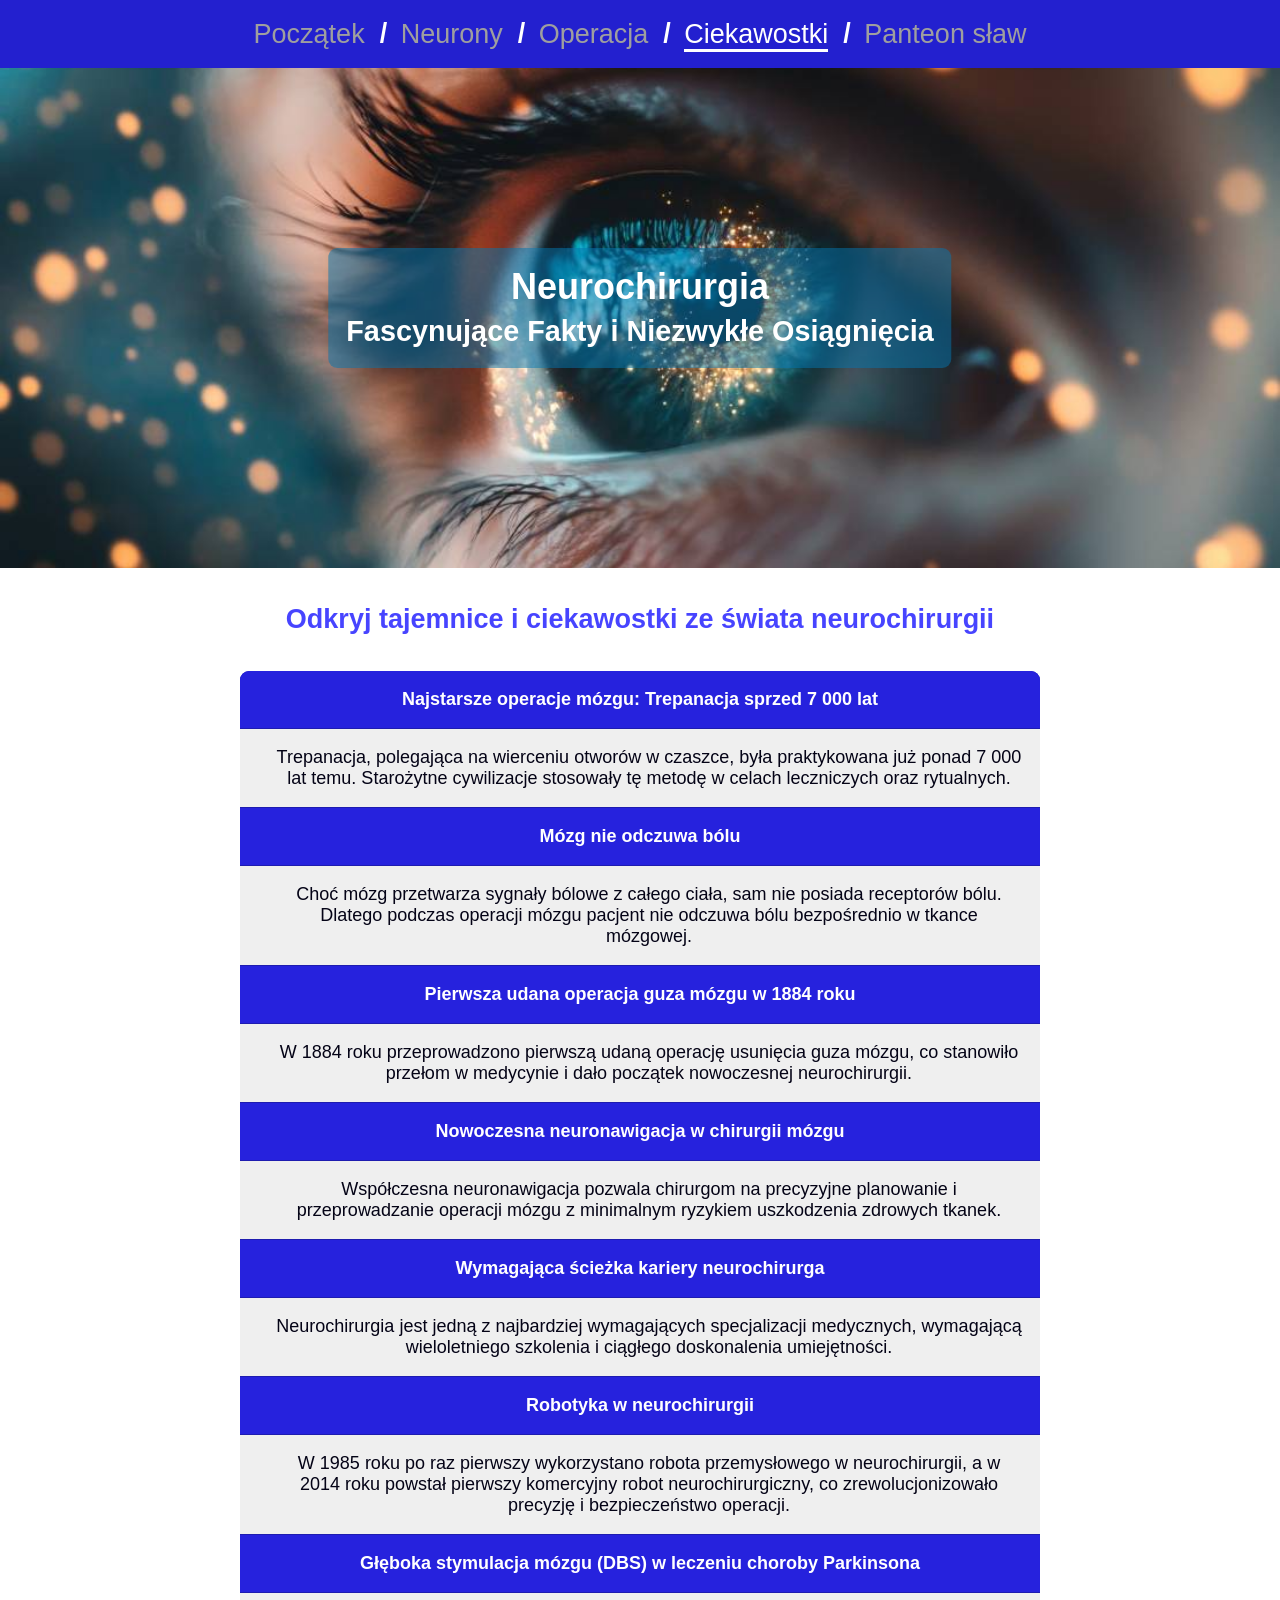
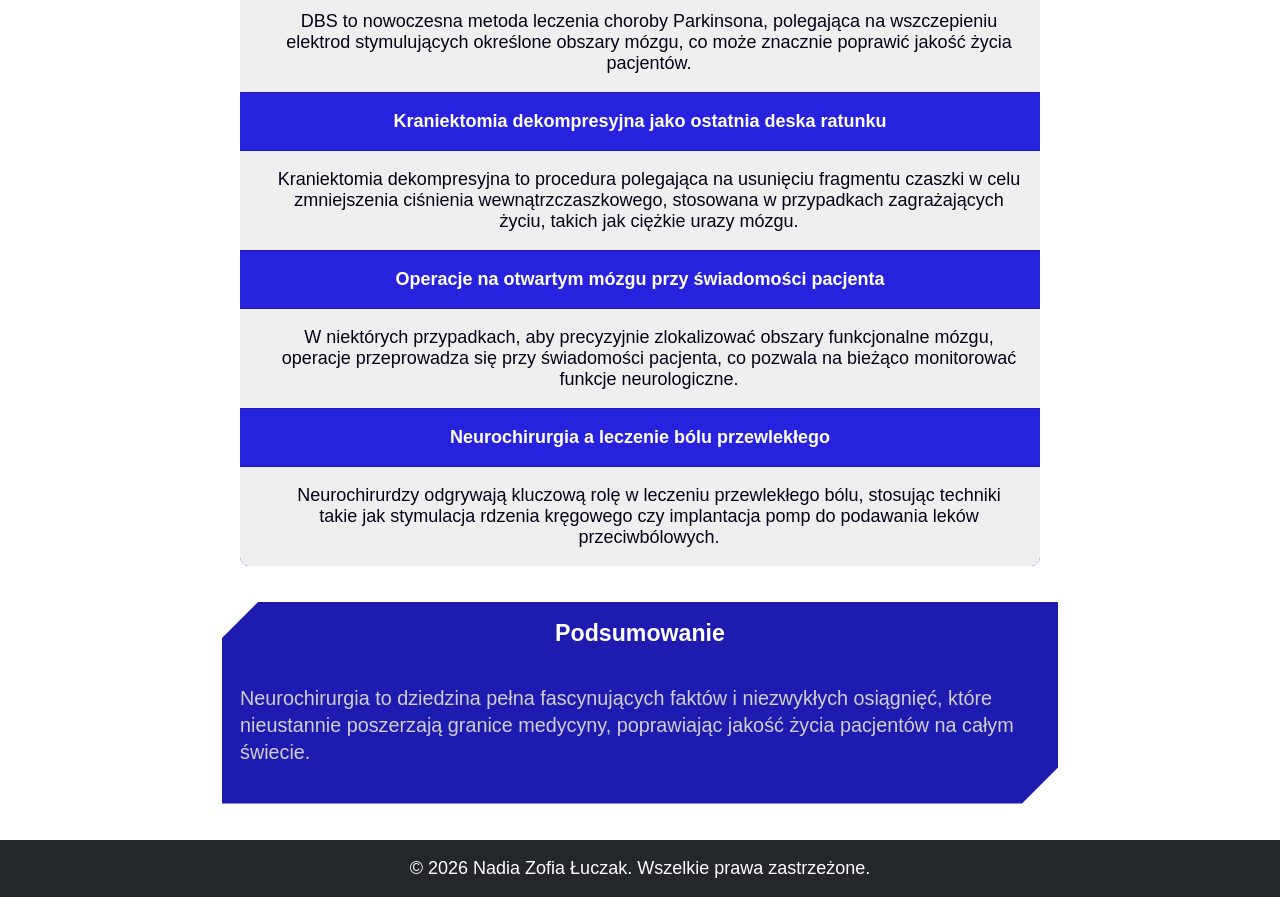
<file: ciekawostki.html>
<!DOCTYPE html>
<html lang="pl">
  <head>
    <meta charset="UTF-8" />
    <meta name="viewport" content="width=device-width, initial-scale=1.0" />
    <title>Neurochirurgia - Mój zawód przyszłości | Panteon sław</title>
    <link rel="stylesheet" href="style.css" />
  </head>
  <body>
    <header>
      <nav role="navigation">
        <a href="./">Początek</a>
        <a href="./neurony.html">Neurony</a>
        <a href="./operacja.html">Operacja</a>
        <a class="current" href="./ciekawostki.html">Ciekawostki</a>
        <a href="./panteon.html">Panteon sław</a>
      </nav>
      <figure>
        <img
          src="assets/dreamstime_xxl_352602204--1110x622.jpg"
          alt="ID 237975343 © Jittawit Tachakanjanapong | Dreamstime.com"
          role="presentation"
        />
      </figure>
      <h1>
        Neurochirurgia<br /><span
          >Fascynujące Fakty i Niezwykłe Osiągnięcia</span
        >
      </h1>
    </header>

    <main class="page-ciekawostki">
      <h2>Odkryj tajemnice i ciekawostki ze świata neurochirurgii</h2>

      <section class="container">
        <dl>
          <dt>Najstarsze operacje mózgu: Trepanacja sprzed 7 000 lat</dt>
          <dd>
            Trepanacja, polegająca na wierceniu otworów w czaszce, była
            praktykowana już ponad 7 000 lat temu. Starożytne cywilizacje
            stosowały tę metodę w celach leczniczych oraz rytualnych.
          </dd>

          <dt>Mózg nie odczuwa bólu</dt>
          <dd>
            Choć mózg przetwarza sygnały bólowe z całego ciała, sam nie posiada
            receptorów bólu. Dlatego podczas operacji mózgu pacjent nie odczuwa
            bólu bezpośrednio w tkance mózgowej.
          </dd>

          <dt>Pierwsza udana operacja guza mózgu w 1884 roku</dt>
          <dd>
            W 1884 roku przeprowadzono pierwszą udaną operację usunięcia guza
            mózgu, co stanowiło przełom w medycynie i dało początek nowoczesnej
            neurochirurgii.
          </dd>

          <dt>Nowoczesna neuronawigacja w chirurgii mózgu</dt>
          <dd>
            Współczesna neuronawigacja pozwala chirurgom na precyzyjne
            planowanie i przeprowadzanie operacji mózgu z minimalnym ryzykiem
            uszkodzenia zdrowych tkanek.
          </dd>

          <dt>Wymagająca ścieżka kariery neurochirurga</dt>
          <dd>
            Neurochirurgia jest jedną z najbardziej wymagających specjalizacji
            medycznych, wymagającą wieloletniego szkolenia i ciągłego
            doskonalenia umiejętności.
          </dd>

          <dt>Robotyka w neurochirurgii</dt>
          <dd>
            W 1985 roku po raz pierwszy wykorzystano robota przemysłowego w
            neurochirurgii, a w 2014 roku powstał pierwszy komercyjny robot
            neurochirurgiczny, co zrewolucjonizowało precyzję i bezpieczeństwo
            operacji.
          </dd>

          <dt>Głęboka stymulacja mózgu (DBS) w leczeniu choroby Parkinsona</dt>
          <dd>
            DBS to nowoczesna metoda leczenia choroby Parkinsona, polegająca na
            wszczepieniu elektrod stymulujących określone obszary mózgu, co może
            znacznie poprawić jakość życia pacjentów.
          </dd>

          <dt>Kraniektomia dekompresyjna jako ostatnia deska ratunku</dt>
          <dd>
            Kraniektomia dekompresyjna to procedura polegająca na usunięciu
            fragmentu czaszki w celu zmniejszenia ciśnienia wewnątrzczaszkowego,
            stosowana w przypadkach zagrażających życiu, takich jak ciężkie
            urazy mózgu.
          </dd>

          <dt>Operacje na otwartym mózgu przy świadomości pacjenta</dt>
          <dd>
            W niektórych przypadkach, aby precyzyjnie zlokalizować obszary
            funkcjonalne mózgu, operacje przeprowadza się przy świadomości
            pacjenta, co pozwala na bieżąco monitorować funkcje neurologiczne.
          </dd>

          <dt>Neurochirurgia a leczenie bólu przewlekłego</dt>
          <dd>
            Neurochirurdzy odgrywają kluczową rolę w leczeniu przewlekłego bólu,
            stosując techniki takie jak stymulacja rdzenia kręgowego czy
            implantacja pomp do podawania leków przeciwbólowych.
          </dd>
        </dl>
      </section>

      <section class="primary">
        <h3>Podsumowanie</h3>

        <p>
          Neurochirurgia to dziedzina pełna fascynujących faktów i niezwykłych
          osiągnięć, które nieustannie poszerzają granice medycyny, poprawiając
          jakość życia pacjentów na całym świecie.
        </p>
      </section>
    </main>

    <footer class="site-footer">
      <div class="container">
        <p>&copy; <span id="year"></span> Nadia Zofia Łuczak. Wszelkie prawa zastrzeżone.</p>
      </div>
    </footer>

    <script src="script.js"></script>
  </body>
</html>
</file>
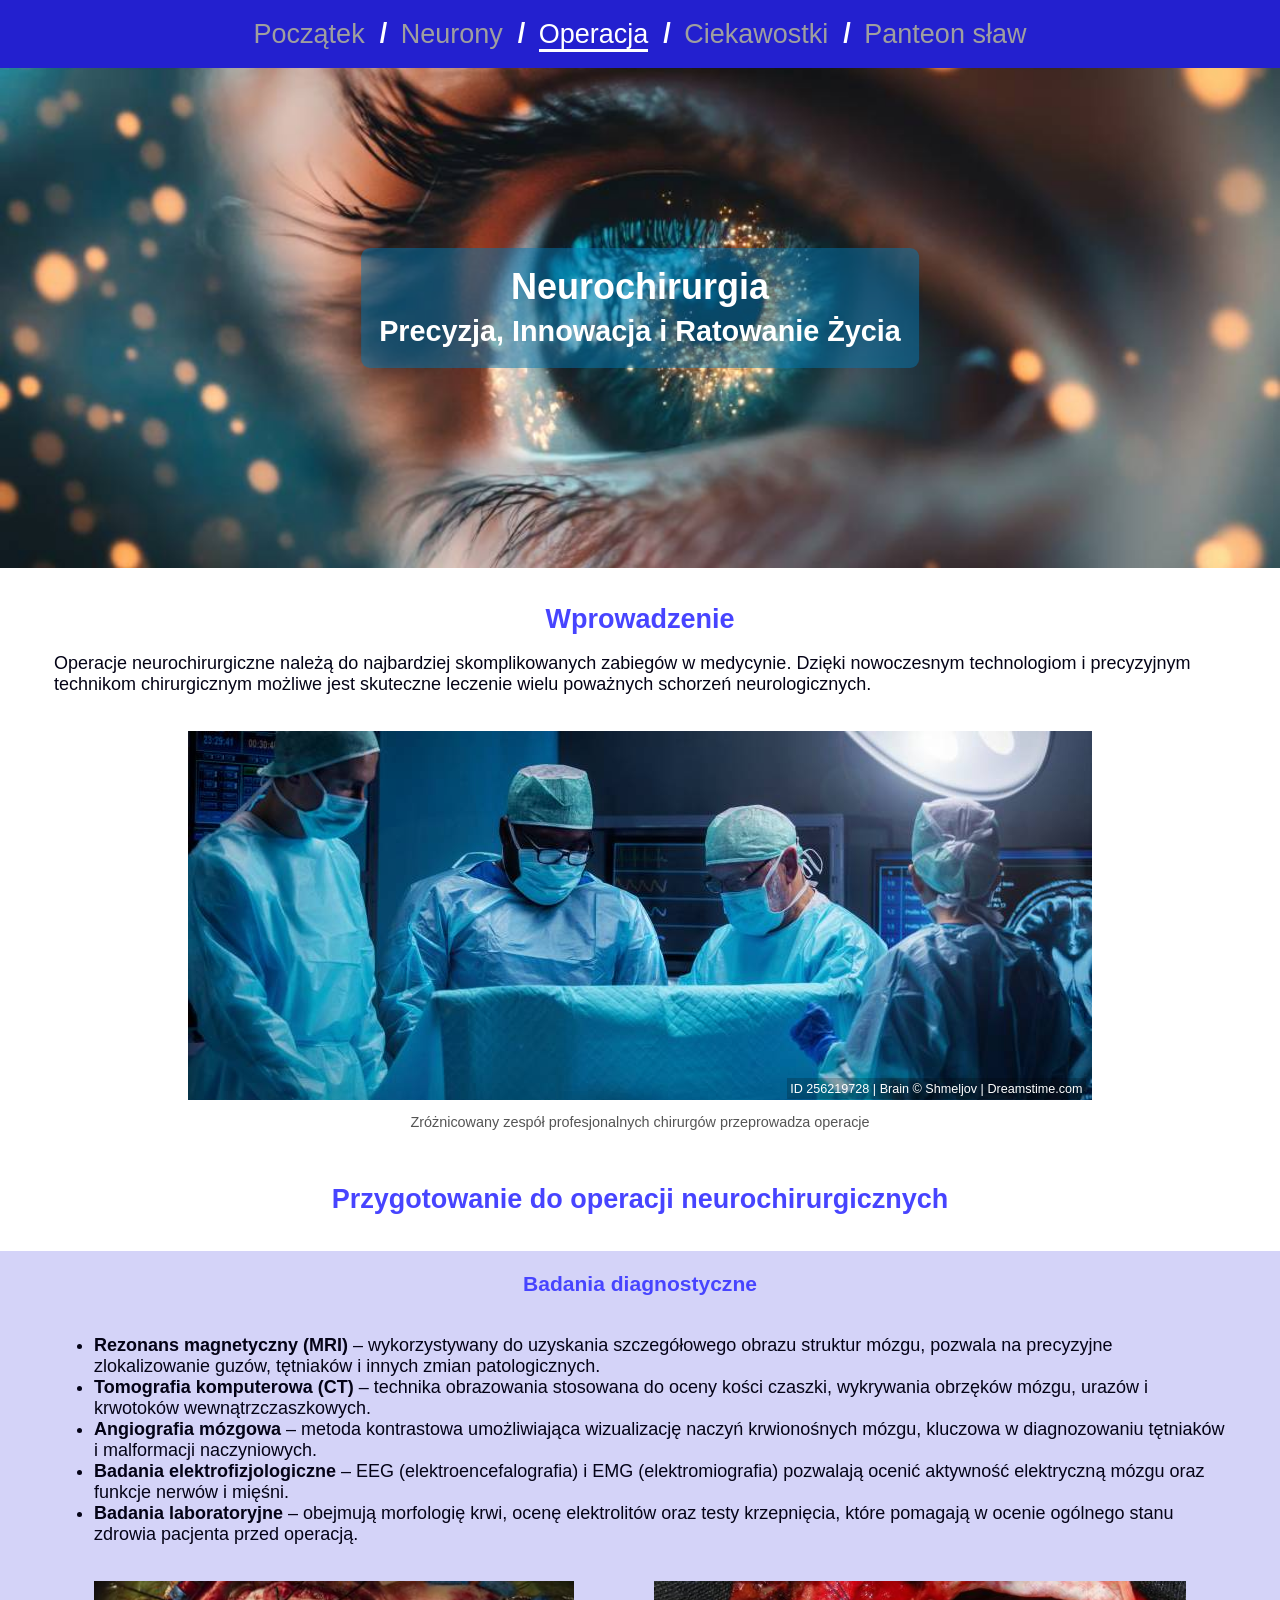
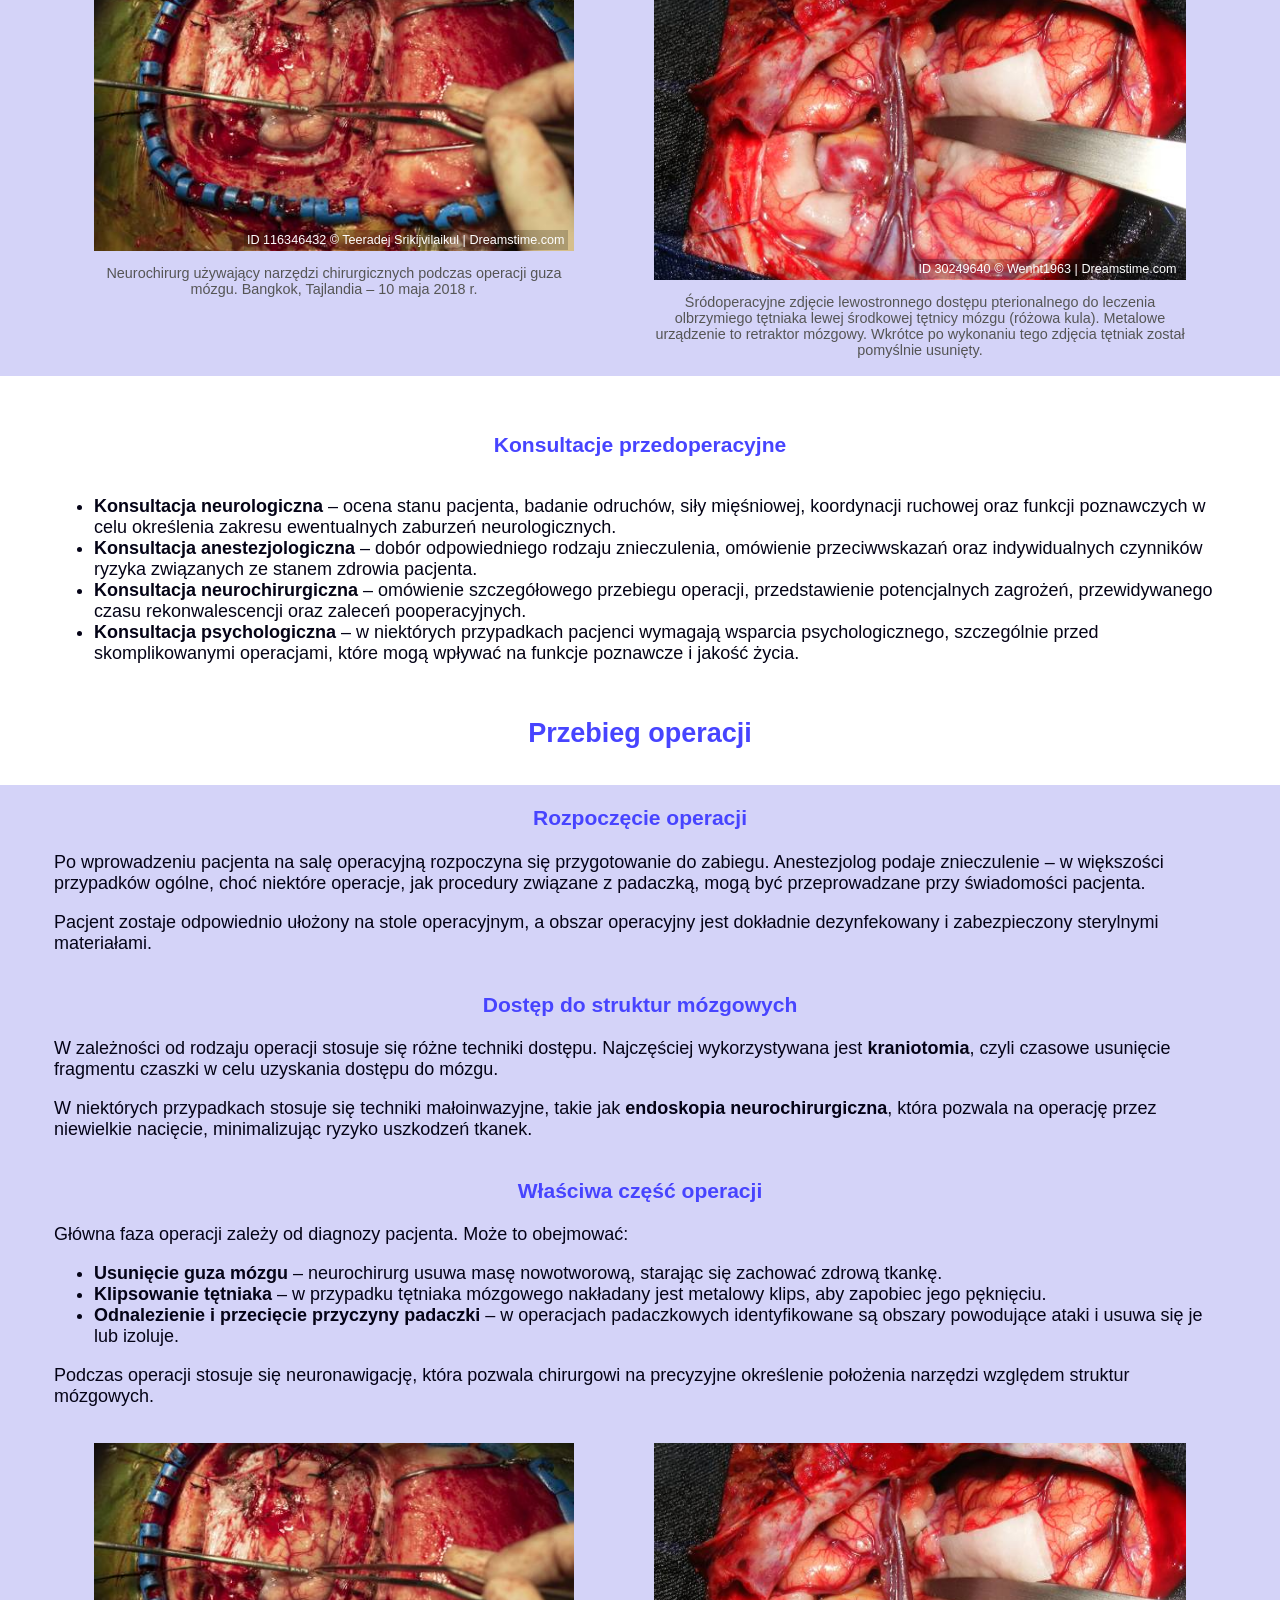
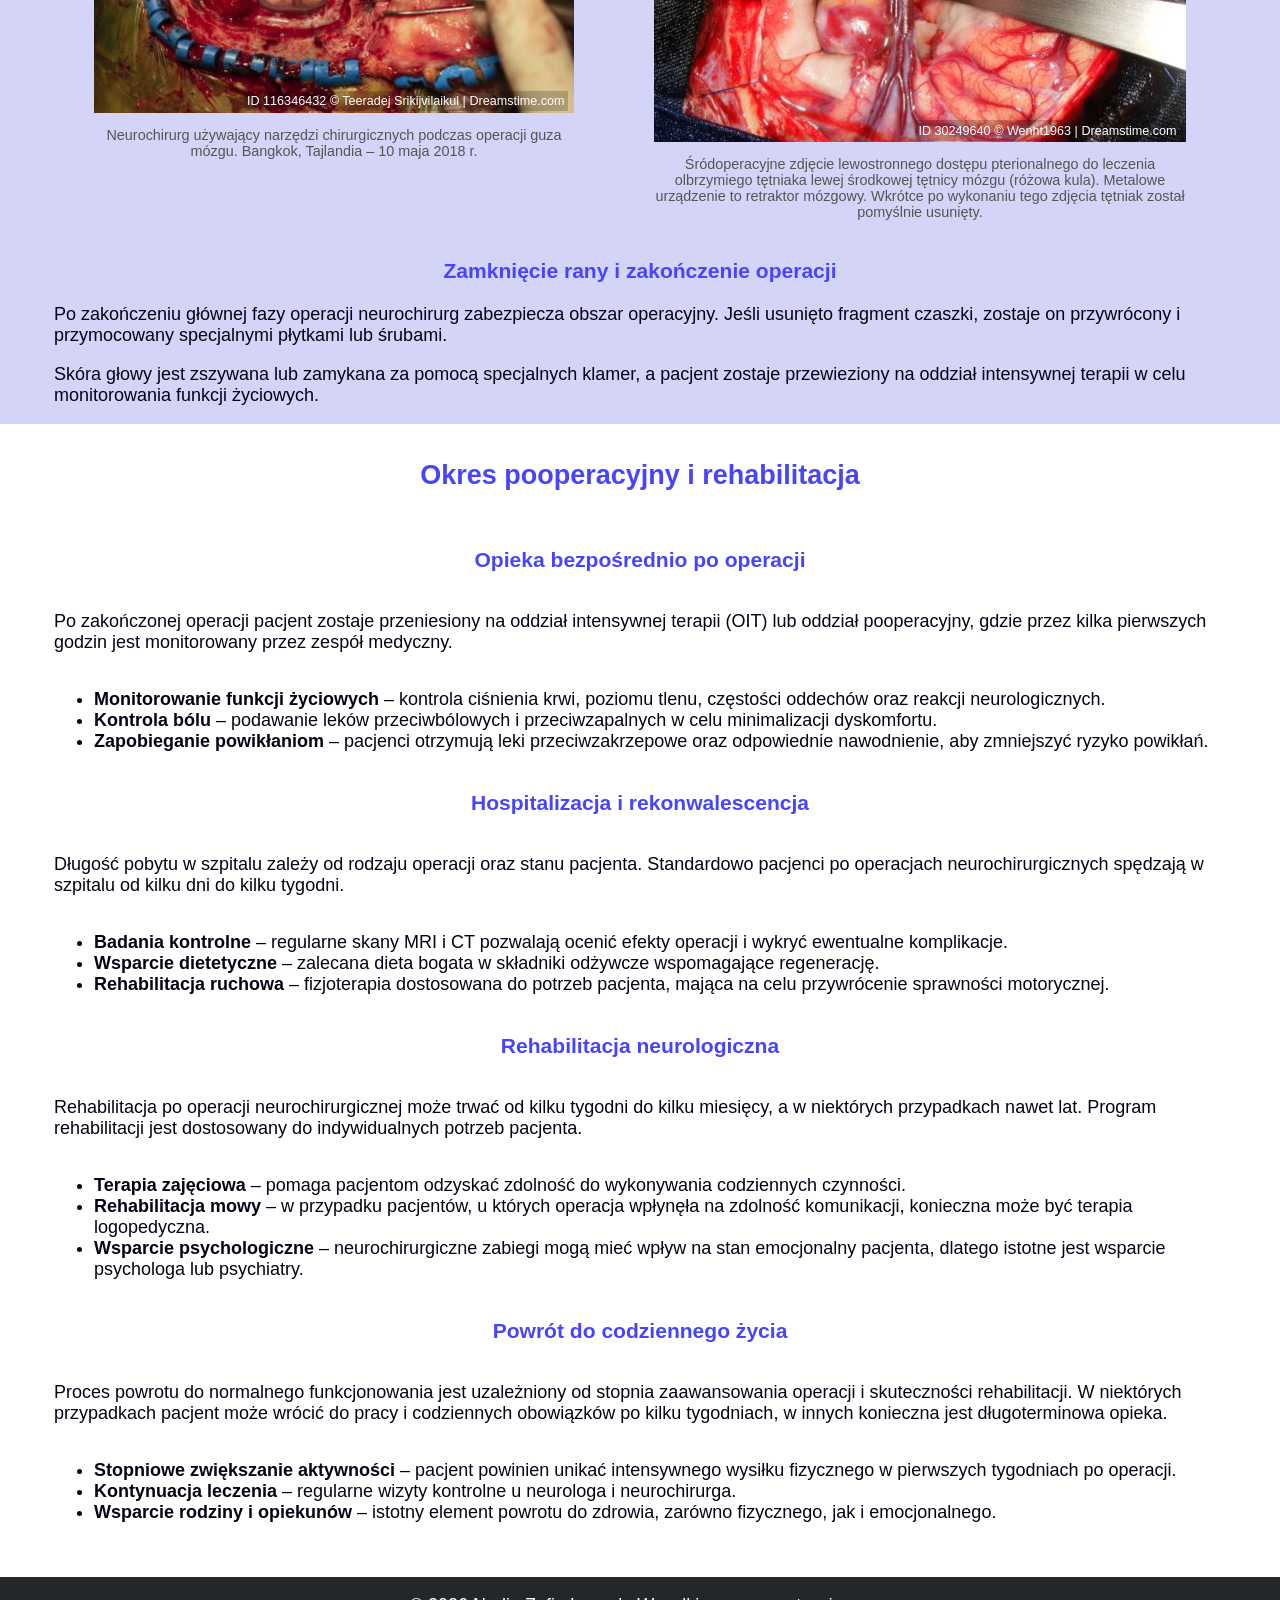
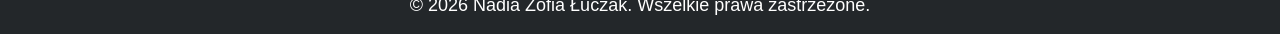
<file: operacja.html>
<!DOCTYPE html>
<html lang="pl">
  <head>
    <meta charset="UTF-8" />
    <meta name="viewport" content="width=device-width, initial-scale=1.0" />
    <title>Neurochirurgia - Mój zawód przyszłości | Panteon sław</title>
    <link rel="stylesheet" href="style.css" />
  </head>
  <body>
    <header>
      <nav role="navigation">
        <a href="./">Początek</a>
        <a href="./neurony.html">Neurony</a>
        <a class="current" href="./operacja.html">Operacja</a>
        <a href="./ciekawostki.html">Ciekawostki</a>
        <a href="./panteon.html">Panteon sław</a>
      </nav>
      <figure>
        <img
          src="assets/dreamstime_xxl_352602204--1110x622.jpg"
          alt="ID 237975343 © Jittawit Tachakanjanapong | Dreamstime.com"
          role="presentation"
        />
      </figure>
      <h1>
        Neurochirurgia<br /><span
          >Precyzja, Innowacja i Ratowanie Życia</span
        >
      </h1>
    </header>

    <main class="page-operacja">
      <section class="container">
        <h2>Wprowadzenie</h2>
        <p>
          Operacje neurochirurgiczne należą do najbardziej skomplikowanych
          zabiegów w medycynie. Dzięki nowoczesnym technologiom i precyzyjnym
          technikom chirurgicznym możliwe jest skuteczne leczenie wielu
          poważnych schorzeń neurologicznych.
        </p>

        <figure style="align-items: center;">
          <div class="image-container" style="width: 904px">
            <img
              src="assets/dreamstime_xxl_256219728--904x369.jpg"
              alt="Zespół specjalistów wykonujący operację"
              class="asis"
            />
            <div class="img-attrib">
              ID
              <a
                href="https://www.dreamstime.com/diverse-team-professional-medical-surgeons-perform-surgery-operating-room-using-high-tech-equipment-doctors-work-to-save-image256219728"
                >256219728</a
              >
              |
              <a href="https://www.dreamstime.com/photos-images/brain.html"
                >Brain</a
              >
              ©
              <a href="https://www.dreamstime.com/shmeljov_info">Shmeljov</a> |
              <a href="https://www.dreamstime.com/stock-photos"
                >Dreamstime.com</a
              >
            </div>
          </div>
          <figcaption>
            Zróżnicowany zespół profesjonalnych chirurgów przeprowadza operacje
          </figcaption>
        </figure>
      </section>

      <h2>Przygotowanie do operacji neurochirurgicznych</h2>

      <section class="container">
        <h3>Badania diagnostyczne</h3>
        <ul>
          <li>
            <strong>Rezonans magnetyczny (MRI)</strong> – wykorzystywany do
            uzyskania szczegółowego obrazu struktur mózgu, pozwala na precyzyjne
            zlokalizowanie guzów, tętniaków i innych zmian patologicznych.
          </li>
          <li>
            <strong>Tomografia komputerowa (CT)</strong> – technika obrazowania
            stosowana do oceny kości czaszki, wykrywania obrzęków mózgu, urazów
            i krwotoków wewnątrzczaszkowych.
          </li>
          <li>
            <strong>Angiografia mózgowa</strong> – metoda kontrastowa
            umożliwiająca wizualizację naczyń krwionośnych mózgu, kluczowa w
            diagnozowaniu tętniaków i malformacji naczyniowych.
          </li>
          <li>
            <strong>Badania elektrofizjologiczne</strong> – EEG
            (elektroencefalografia) i EMG (elektromiografia) pozwalają ocenić
            aktywność elektryczną mózgu oraz funkcje nerwów i mięśni.
          </li>
          <li>
            <strong>Badania laboratoryjne</strong> – obejmują morfologię krwi,
            ocenę elektrolitów oraz testy krzepnięcia, które pomagają w ocenie
            ogólnego stanu zdrowia pacjenta przed operacją.
          </li>
        </ul>
        <div class="image-gallery" style="flex-wrap:nowrap;">
          <figure>
            <div class="image-container">
              <img
                src="assets/dreamstime_xxl_116346432--501x334.jpg"
                alt="Neurochirurg wykonujący operację guza mózgu."
              />
              <div class="img-attrib">
                ID
                <a
                  href="https://pl.dreamstime.com/neurosurgeon-spełniania-raka-mózgu-operacja-image116346432"
                  >116346432</a
                >
                ©
                <a href="https://pl.dreamstime.com/srikijt_info"
                  >Teeradej Srikijvilaikul</a
                >
                | <a href="https://pl.dreamstime.com/">Dreamstime.com</a>
              </div>
            </div>
            <figcaption>
              Neurochirurg używający narzędzi chirurgicznych podczas operacji
              guza mózgu. Bangkok, Tajlandia – 10 maja 2018 r.
            </figcaption>
          </figure>
          <figure>
            <div class="image-container">
              <img
                src="assets/dreamstime_xxl_30249640--622x536.jpg"
                alt="Operacja mózgu w celu usunięcia olbrzymiego tętniaka."
              />
              <div class="img-attrib">
                ID
                <a
                  href="https://pl.dreamstime.com/zdjęcie-stock-intraoperative-fotografia-lewy-pterional-podejście-dla-taktować-gigantycznego-lewego-środkowego-cerebralnej-arterii-aneurysm-image30249640"
                  >30249640</a
                >
                ©
                <a href="https://pl.dreamstime.com/wenht1963_info">Wenht1963</a>
                |
                <a href="https://pl.dreamstime.com/">Dreamstime.com</a>
              </div>
            </div>
            <figcaption>
              Śródoperacyjne zdjęcie lewostronnego dostępu pterionalnego do
              leczenia olbrzymiego tętniaka lewej środkowej tętnicy mózgu
              (różowa kula). Metalowe urządzenie to retraktor mózgowy. Wkrótce
              po wykonaniu tego zdjęcia tętniak został pomyślnie usunięty.
            </figcaption>
          </figure>
        </div>
      </section>

      <section class="container">
        <h3>Konsultacje przedoperacyjne</h3>
        <ul>
          <li>
            <strong>Konsultacja neurologiczna</strong> – ocena stanu pacjenta,
            badanie odruchów, siły mięśniowej, koordynacji ruchowej oraz funkcji
            poznawczych w celu określenia zakresu ewentualnych zaburzeń
            neurologicznych.
          </li>
          <li>
            <strong>Konsultacja anestezjologiczna</strong> – dobór odpowiedniego
            rodzaju znieczulenia, omówienie przeciwwskazań oraz indywidualnych
            czynników ryzyka związanych ze stanem zdrowia pacjenta.
          </li>
          <li>
            <strong>Konsultacja neurochirurgiczna</strong> – omówienie
            szczegółowego przebiegu operacji, przedstawienie potencjalnych
            zagrożeń, przewidywanego czasu rekonwalescencji oraz zaleceń
            pooperacyjnych.
          </li>
          <li>
            <strong>Konsultacja psychologiczna</strong> – w niektórych
            przypadkach pacjenci wymagają wsparcia psychologicznego, szczególnie
            przed skomplikowanymi operacjami, które mogą wpływać na funkcje
            poznawcze i jakość życia.
          </li>
        </ul>
      </section>

      <h2>Przebieg operacji</h2>

      <section class="container">
        <article class="operation">
          <h3>Rozpoczęcie operacji</h3>
          <p>
            Po wprowadzeniu pacjenta na salę operacyjną rozpoczyna się
            przygotowanie do zabiegu. Anestezjolog podaje znieczulenie – w
            większości przypadków ogólne, choć niektóre operacje, jak procedury
            związane z padaczką, mogą być przeprowadzane przy świadomości
            pacjenta.
          </p>
          <p>
            Pacjent zostaje odpowiednio ułożony na stole operacyjnym, a obszar
            operacyjny jest dokładnie dezynfekowany i zabezpieczony sterylnymi
            materiałami.
          </p>
        </article>

        <article class="operation">
          <h3>Dostęp do struktur mózgowych</h3>
          <p>
            W zależności od rodzaju operacji stosuje się różne techniki dostępu.
            Najczęściej wykorzystywana jest <strong>kraniotomia</strong>, czyli
            czasowe usunięcie fragmentu czaszki w celu uzyskania dostępu do
            mózgu.
          </p>
          <p>
            W niektórych przypadkach stosuje się techniki małoinwazyjne, takie
            jak <strong>endoskopia neurochirurgiczna</strong>, która pozwala na
            operację przez niewielkie nacięcie, minimalizując ryzyko uszkodzeń
            tkanek.
          </p>
        </article>

        <article class="operation">
          <h3>Właściwa część operacji</h3>
          <p>
            Główna faza operacji zależy od diagnozy pacjenta. Może to obejmować:
          </p>
          <ul>
            <li>
              <strong>Usunięcie guza mózgu</strong> – neurochirurg usuwa masę
              nowotworową, starając się zachować zdrową tkankę.
            </li>
            <li>
              <strong>Klipsowanie tętniaka</strong> – w przypadku tętniaka
              mózgowego nakładany jest metalowy klips, aby zapobiec jego
              pęknięciu.
            </li>
            <li>
              <strong>Odnalezienie i przecięcie przyczyny padaczki</strong> – w
              operacjach padaczkowych identyfikowane są obszary powodujące ataki
              i usuwa się je lub izoluje.
            </li>
          </ul>
          <p>
            Podczas operacji stosuje się neuronawigację, która pozwala
            chirurgowi na precyzyjne określenie położenia narzędzi względem
            struktur mózgowych.
          </p>
          <div class="image-gallery" style="flex-wrap:nowrap;">
            <figure>
              <div class="image-container">
                <img
                  src="assets/dreamstime_xxl_116346432--501x334.jpg"
                  alt="Neurochirurg wykonujący operację guza mózgu."
                />
                <div class="img-attrib">
                  ID
                  <a
                    href="https://pl.dreamstime.com/neurosurgeon-spełniania-raka-mózgu-operacja-image116346432"
                    >116346432</a
                  >
                  ©
                  <a href="https://pl.dreamstime.com/srikijt_info"
                    >Teeradej Srikijvilaikul</a
                  >
                  | <a href="https://pl.dreamstime.com/">Dreamstime.com</a>
                </div>
              </div>
              <figcaption>
                Neurochirurg używający narzędzi chirurgicznych podczas operacji
                guza mózgu. Bangkok, Tajlandia – 10 maja 2018 r.
              </figcaption>
            </figure>
            <figure>
              <div class="image-container">
                <img
                  src="assets/dreamstime_xxl_30249640--622x536.jpg"
                  alt="Operacja mózgu w celu usunięcia olbrzymiego tętniaka."
                />
                <div class="img-attrib">
                  ID
                  <a
                    href="https://pl.dreamstime.com/zdjęcie-stock-intraoperative-fotografia-lewy-pterional-podejście-dla-taktować-gigantycznego-lewego-środkowego-cerebralnej-arterii-aneurysm-image30249640"
                    >30249640</a
                  >
                  ©
                  <a href="https://pl.dreamstime.com/wenht1963_info">Wenht1963</a>
                  |
                  <a href="https://pl.dreamstime.com/">Dreamstime.com</a>
                </div>
              </div>
              <figcaption>
                Śródoperacyjne zdjęcie lewostronnego dostępu pterionalnego do
                leczenia olbrzymiego tętniaka lewej środkowej tętnicy mózgu
                (różowa kula). Metalowe urządzenie to retraktor mózgowy. Wkrótce
                po wykonaniu tego zdjęcia tętniak został pomyślnie usunięty.
              </figcaption>
            </figure>
          </div>
        </article>

        <article class="operation">
          <h3>Zamknięcie rany i zakończenie operacji</h3>
          <p>
            Po zakończeniu głównej fazy operacji neurochirurg zabezpiecza obszar
            operacyjny. Jeśli usunięto fragment czaszki, zostaje on przywrócony
            i przymocowany specjalnymi płytkami lub śrubami.
          </p>
          <p>
            Skóra głowy jest zszywana lub zamykana za pomocą specjalnych klamer,
            a pacjent zostaje przewieziony na oddział intensywnej terapii w celu
            monitorowania funkcji życiowych.
          </p>
        </article>
      </section>

      <h2>Okres pooperacyjny i rehabilitacja</h2>
      <section class="container">
        <h3>Opieka bezpośrednio po operacji</h3>
        <p>
          Po zakończonej operacji pacjent zostaje przeniesiony na oddział
          intensywnej terapii (OIT) lub oddział pooperacyjny, gdzie przez kilka
          pierwszych godzin jest monitorowany przez zespół medyczny.
        </p>
        <ul>
          <li>
            <strong>Monitorowanie funkcji życiowych</strong> – kontrola
            ciśnienia krwi, poziomu tlenu, częstości oddechów oraz reakcji
            neurologicznych.
          </li>
          <li>
            <strong>Kontrola bólu</strong> – podawanie leków przeciwbólowych i
            przeciwzapalnych w celu minimalizacji dyskomfortu.
          </li>
          <li>
            <strong>Zapobieganie powikłaniom</strong> – pacjenci otrzymują leki
            przeciwzakrzepowe oraz odpowiednie nawodnienie, aby zmniejszyć
            ryzyko powikłań.
          </li>
        </ul>

        <h3>Hospitalizacja i rekonwalescencja</h3>
        <p>
          Długość pobytu w szpitalu zależy od rodzaju operacji oraz stanu
          pacjenta. Standardowo pacjenci po operacjach neurochirurgicznych
          spędzają w szpitalu od kilku dni do kilku tygodni.
        </p>
        <ul>
          <li>
            <strong>Badania kontrolne</strong> – regularne skany MRI i CT
            pozwalają ocenić efekty operacji i wykryć ewentualne komplikacje.
          </li>
          <li>
            <strong>Wsparcie dietetyczne</strong> – zalecana dieta bogata w
            składniki odżywcze wspomagające regenerację.
          </li>
          <li>
            <strong>Rehabilitacja ruchowa</strong> – fizjoterapia dostosowana do
            potrzeb pacjenta, mająca na celu przywrócenie sprawności
            motorycznej.
          </li>
        </ul>

        <h3>Rehabilitacja neurologiczna</h3>
        <p>
          Rehabilitacja po operacji neurochirurgicznej może trwać od kilku
          tygodni do kilku miesięcy, a w niektórych przypadkach nawet lat.
          Program rehabilitacji jest dostosowany do indywidualnych potrzeb
          pacjenta.
        </p>
        <ul>
          <li>
            <strong>Terapia zajęciowa</strong> – pomaga pacjentom odzyskać
            zdolność do wykonywania codziennych czynności.
          </li>
          <li>
            <strong>Rehabilitacja mowy</strong> – w przypadku pacjentów, u
            których operacja wpłynęła na zdolność komunikacji, konieczna może
            być terapia logopedyczna.
          </li>
          <li>
            <strong>Wsparcie psychologiczne</strong> – neurochirurgiczne zabiegi
            mogą mieć wpływ na stan emocjonalny pacjenta, dlatego istotne jest
            wsparcie psychologa lub psychiatry.
          </li>
        </ul>

        <h3>Powrót do codziennego życia</h3>
        <p>
          Proces powrotu do normalnego funkcjonowania jest uzależniony od
          stopnia zaawansowania operacji i skuteczności rehabilitacji. W
          niektórych przypadkach pacjent może wrócić do pracy i codziennych
          obowiązków po kilku tygodniach, w innych konieczna jest długoterminowa
          opieka.
        </p>
        <ul>
          <li>
            <strong>Stopniowe zwiększanie aktywności</strong> – pacjent powinien
            unikać intensywnego wysiłku fizycznego w pierwszych tygodniach po
            operacji.
          </li>
          <li>
            <strong>Kontynuacja leczenia</strong> – regularne wizyty kontrolne u
            neurologa i neurochirurga.
          </li>
          <li>
            <strong>Wsparcie rodziny i opiekunów</strong> – istotny element
            powrotu do zdrowia, zarówno fizycznego, jak i emocjonalnego.
          </li>
        </ul>
      </section>
    </main>

    <footer class="site-footer">
      <div class="container">
        <p>&copy; <span id="year"></span> Nadia Zofia Łuczak. Wszelkie prawa zastrzeżone.</p>
      </div>
    </footer>

    <script src="script.js"></script>
  </body>
</html>
</file>
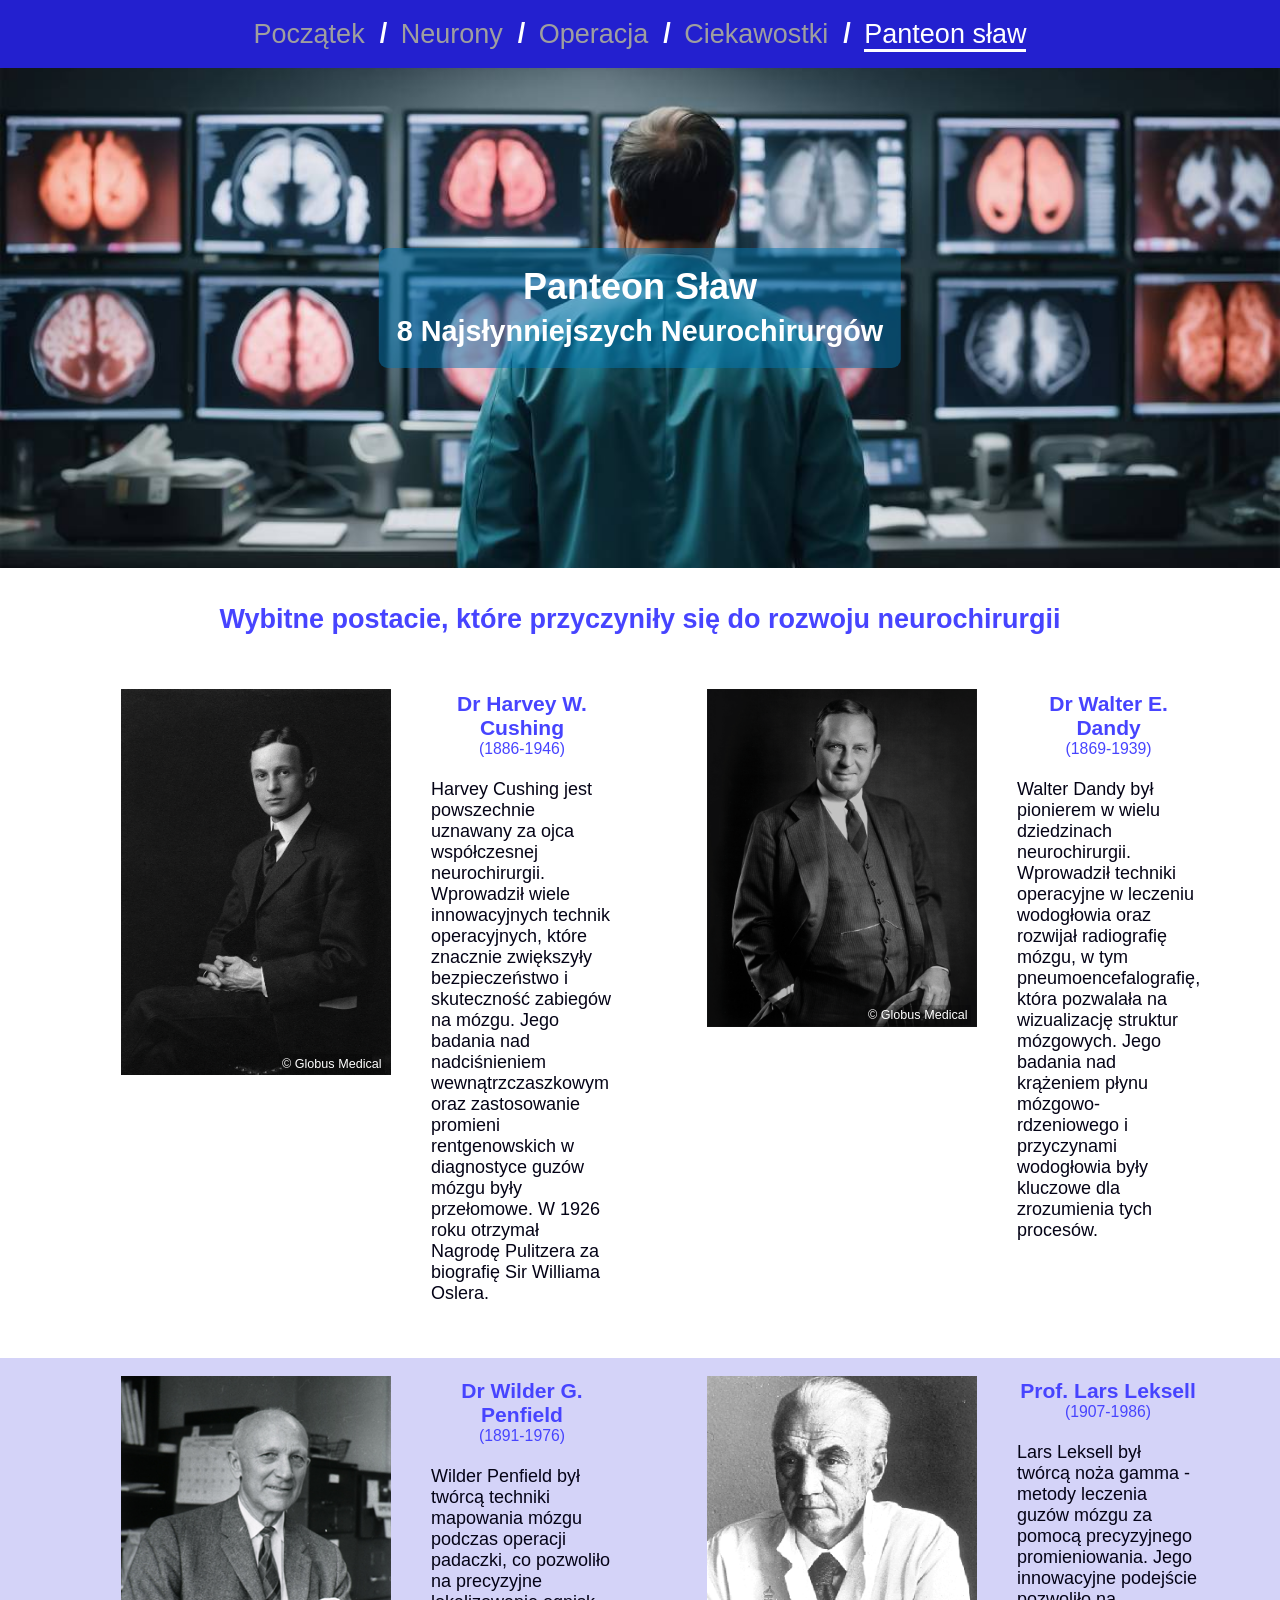
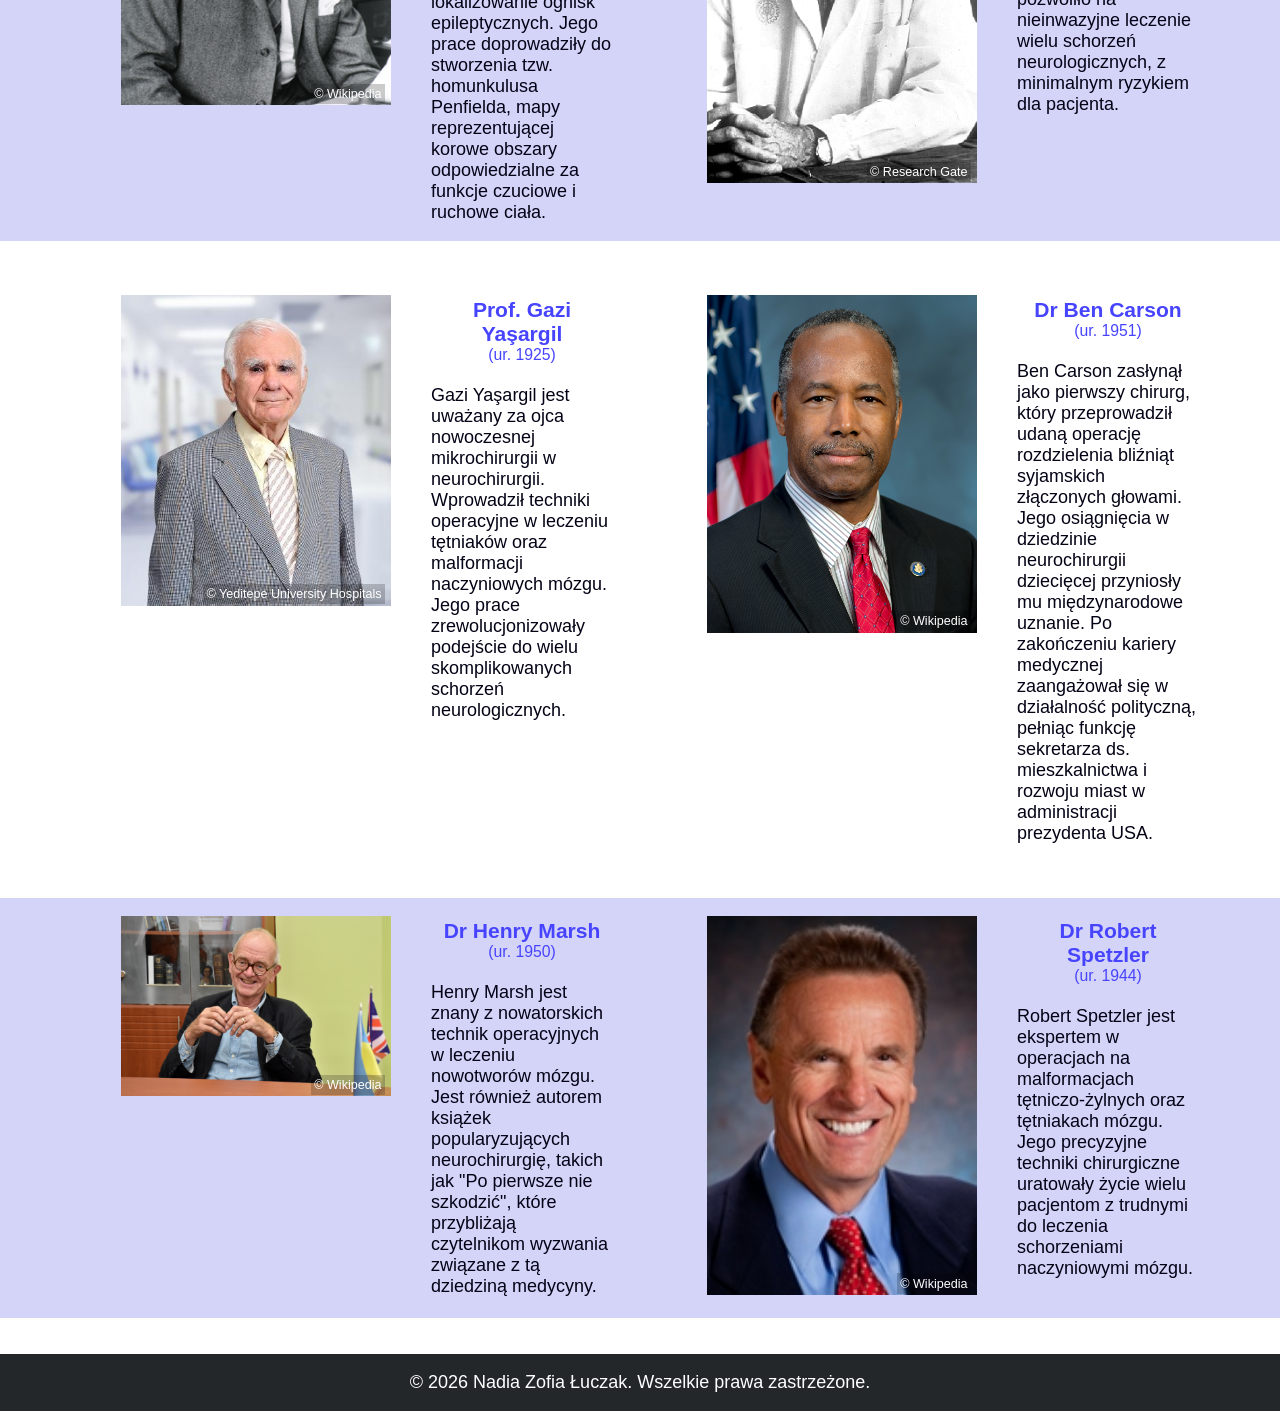
<file: panteon.html>
<!DOCTYPE html>
<html lang="pl">
  <head>
    <meta charset="UTF-8" />
    <meta name="viewport" content="width=device-width, initial-scale=1.0" />
    <title>Neurochirurgia - Mój zawód przyszłości | Panteon sław</title>
    <link rel="stylesheet" href="style.css" />
  </head>
  <body>
    <header>
      <nav role="navigation">
        <a href="./">Początek</a>
        <a href="./neurony.html">Neurony</a>
        <a href="./operacja.html">Operacja</a>
        <a href="./ciekawostki.html">Ciekawostki</a>
        <a class="current" href="./panteon.html">Panteon sław</a>
      </nav>
      <figure>
        <img
          src="assets/dreamstime_xxl_299135503--1200x798.jpg"
          alt="ID 237975343 © Jittawit Tachakanjanapong | Dreamstime.com"
          role="presentation"
        />
      </figure>
      <h1>Panteon Sław <br /><span>8 Najsłynniejszych Neurochirurgów</span></h1>
    </header>

    <main>
      <h2>Wybitne postacie, które przyczyniły się do rozwoju neurochirurgii</h2>
      <section class="container two-cols">
        <article class="bio">
          <figure>
            <div class="image-container">
              <img
                src="assets/HarveyCushing.png"
                alt="Harvey Cushing"
                style="width: 15rem"
              />
              <div class="img-attrib">
                <a
                  href="https://www.globusmedical.com/international/healthcare-professionals/resources/library/"
                  >&copy; Globus Medical</a
                >
              </div>
            </div>
          </figure>
          <div>
            <h3>Dr Harvey W. Cushing <span>(1886-1946)</span></h3>
            <p>
              Harvey Cushing jest powszechnie uznawany za ojca współczesnej
              neurochirurgii. Wprowadził wiele innowacyjnych technik
              operacyjnych, które znacznie zwiększyły bezpieczeństwo i
              skuteczność zabiegów na mózgu. Jego badania nad nadciśnieniem
              wewnątrzczaszkowym oraz zastosowanie promieni rentgenowskich w
              diagnostyce guzów mózgu były przełomowe. W 1926 roku otrzymał
              Nagrodę Pulitzera za biografię Sir Williama Oslera.
            </p>
          </div>
        </article>

        <article class="bio">
          <figure>
            <div class="image-container">
              <img
                src="assets/WalterEDandy.png"
                alt="Walter Dandy"
                style="width: 15rem"
              />
              <div class="img-attrib">
                <a
                  href="https://www.globusmedical.com/international/healthcare-professionals/resources/library/"
                  >&copy; Globus Medical</a
                >
              </div>
            </div>
          </figure>
          <div>
            <h3>Dr Walter E. Dandy <span>(1869-1939)</span></h3>
            <p>
              Walter Dandy był pionierem w wielu dziedzinach neurochirurgii.
              Wprowadził techniki operacyjne w leczeniu wodogłowia oraz rozwijał
              radiografię mózgu, w tym pneumoencefalografię, która pozwalała na
              wizualizację struktur mózgowych. Jego badania nad krążeniem płynu
              mózgowo-rdzeniowego i przyczynami wodogłowia były kluczowe dla
              zrozumienia tych procesów.
            </p>
          </div>
        </article>
      </section>

      <section class="container two-cols">
        <article class="bio">
          <figure>
            <div class="image-container">
              <img
                src="assets/Wilder_Graves_Penfield.jpg"
                alt="Wilder Graves Penfield"
                style="width: 15rem"
              />
              <div class="img-attrib">
                <a
                  href="https://en.wikipedia.org/wiki/Wilder_Penfield#/media/File:Wilder_Graves_Penfield.jpg"
                  >&copy; Wikipedia</a
                >
              </div>
            </div>
          </figure>
          <div>
            <h3>Dr Wilder G. Penfield <span>(1891-1976)</span></h3>
            <p>
              Wilder Penfield był twórcą techniki mapowania mózgu podczas
              operacji padaczki, co pozwoliło na precyzyjne lokalizowanie ognisk
              epileptycznych. Jego prace doprowadziły do stworzenia tzw.
              homunkulusa Penfielda, mapy reprezentującej korowe obszary
              odpowiedzialne za funkcje czuciowe i ruchowe ciała.
            </p>
          </div>
        </article>

        <article class="bio">
          <figure>
            <div class="image-container">
              <img
                src="assets/Prof-Lars-Leksell-1907-1986-a-Swedish-physician-and-Professor-of-Neurosurgery-at-the.png"
                alt="Lars Leksell"
                style="width: 15rem"
              />
              <div class="img-attrib">
                <a
                  href="https://www.researchgate.net/figure/Prof-Lars-Leksell-1907-1986-a-Swedish-physician-and-Professor-of-Neurosurgery-at-the_fig3_349065244"
                  >&copy; Research Gate</a
                >
              </div>
            </div>
          </figure>
          <div>
            <h3>Prof. Lars Leksell <span>(1907-1986)</span></h3>
            <p>
              Lars Leksell był twórcą noża gamma - metody leczenia guzów mózgu
              za pomocą precyzyjnego promieniowania. Jego innowacyjne podejście
              pozwoliło na nieinwazyjne leczenie wielu schorzeń neurologicznych,
              z minimalnym ryzykiem dla pacjenta.
            </p>
          </div>
        </article>
      </section>

      <section class="container two-cols">
        <article class="bio">
          <figure>
            <div class="image-container">
              <img
                src="assets/gazi_yasargil_2023_dpi_son.jpg"
                alt="Gazi Yaşargil"
                style="width: 15rem"
              />
              <div class="img-attrib">
                <a
                  href="https://yeditepeuniversityhospitals.com/doctors/gazi-yasargil-md"
                  >&copy; Yeditepe University Hospitals</a
                >
              </div>
            </div>
          </figure>
          <div>
            <h3>Prof. Gazi Yaşargil <span>(ur. 1925)</span></h3>
            <p>
              Gazi Yaşargil jest uważany za ojca nowoczesnej mikrochirurgii w
              neurochirurgii. Wprowadził techniki operacyjne w leczeniu
              tętniaków oraz malformacji naczyniowych mózgu. Jego prace
              zrewolucjonizowały podejście do wielu skomplikowanych schorzeń
              neurologicznych.
            </p>
          </div>
        </article>

        <article class="bio">
          <figure>
            <div class="image-container">
              <img
                src="assets/Ben_Carson_official_portrait.jpg"
                alt="Ben Carson"
                style="width: 15rem"
              />
              <div class="img-attrib">
                <a
                  href="https://pl.wikipedia.org/wiki/Ben_Carson#/media/Plik:Ben_Carson_official_portrait.jpg"
                  >&copy; Wikipedia</a
                >
              </div>
            </div>
          </figure>
          <div>
            <h3>Dr Ben Carson <span>(ur. 1951)</span></h3>
            <p>
              Ben Carson zasłynął jako pierwszy chirurg, który przeprowadził
              udaną operację rozdzielenia bliźniąt syjamskich złączonych
              głowami. Jego osiągnięcia w dziedzinie neurochirurgii dziecięcej
              przyniosły mu międzynarodowe uznanie. Po zakończeniu kariery
              medycznej zaangażował się w działalność polityczną, pełniąc
              funkcję sekretarza ds. mieszkalnictwa i rozwoju miast w
              administracji prezydenta USA.
            </p>
          </div>
        </article>
      </section>

      <section class="container two-cols">
        <article class="bio">
          <figure>
            <div class="image-container">
              <img
                src="assets/Henry_Thomas_Marsh_-_16091909.jpg"
                alt="Henry Marsh"
                style="width: 15rem"
              />
              <div class="img-attrib">
                <a
                  href="https://commons.wikimedia.org/wiki/File:Henry_Thomas_Marsh_-_16091909.jpg#/media/File:Henry_Thomas_Marsh_-_16091909.jpg"
                  >&copy; Wikipedia</a
                >
              </div>
            </div>
          </figure>
          <div>
            <h3>Dr Henry Marsh <span>(ur. 1950)</span></h3>
            <p>
              Henry Marsh jest znany z nowatorskich technik operacyjnych w
              leczeniu nowotworów mózgu. Jest również autorem książek
              popularyzujących neurochirurgię, takich jak "Po pierwsze nie
              szkodzić", które przybliżają czytelnikom wyzwania związane z tą
              dziedziną medycyny.
            </p>
          </div>
        </article>

        <article class="bio">
          <figure>
            <div class="image-container">
              <img
                src="assets/Photo_of_robert_f_spetzler.jpg"
                alt="Robert Spetzler"
                style="width: 15rem"
              />
              <div class="img-attrib">
                <a
                  href="https://en.wikipedia.org/wiki/Robert_F._Spetzler#/media/File:Photo_of_robert_f._spetzler,_md,_neurosurgeon_at_barrow_neurological_institute,_2011.jpg"
                  >&copy; Wikipedia</a
                >
              </div>
            </div>
          </figure>
          <div>
            <h3>Dr Robert Spetzler <span>(ur. 1944)</span></h3>
            <p>
              Robert Spetzler jest ekspertem w operacjach na malformacjach
              tętniczo-żylnych oraz tętniakach mózgu. Jego precyzyjne techniki
              chirurgiczne uratowały życie wielu pacjentom z trudnymi do
              leczenia schorzeniami naczyniowymi mózgu.
            </p>
          </div>
        </article>
      </section>
    </main>

    <footer class="site-footer">
      <div class="container">
        <p>&copy; <span id="year"></span> Nadia Zofia Łuczak. Wszelkie prawa zastrzeżone.</p>
      </div>
    </footer>

    <script src="script.js"></script>
  </body>
</html>
</file>
<file: style.css>
:root {
  --color-primary: hsl(241, 73%, 50%);;
  --color-primary-bg: hsl(from var(--color-primary) h s 40%);

  --color-text: hsl(from var(--color-primary) h s 5%);
  --color-h2:  hsl(from var(--color-primary) h calc(s * 1.50) 65%);
  --color-h3:  hsl(from var(--color-primary) h calc(s * 1.50) 65%);

  --label-text: #ffffff;
  --label-background: #0476af;
  --label-opacity: 0.5;

  --menu-text: #ffffff;
  --menu-background: #2320cf;
  --menu-opacity: 0.8;
  --menu-divider-color: #ffffff;

  --primary-block-text: #cfcfcf;
  --primary-block-h3: #ffffff;
  --primary-block-background: var(--color-primary-bg);

  font-size: 18px;
}

body {
  font-family: "Gill Sans", "Gill Sans MT", Calibri, "Trebuchet MS", sans-serif;
  color: var(--color-text);
  margin: 0;
  padding: 0;
  container-type: inline-size;
}

header {
  width: 100%;
  height: 500px;
  min-height: 500px;
  position: relative;
}

header figure {
  margin: 0;
}

header img {
  height: 100%;
  max-height: 500px;
  width: 100%;
  object-fit: cover;
}

nav {
  width: 100%;
  padding-block: 0.25rem;
  position: fixed;
  top: 0px;
  margin: 0;
  padding: 0;

  font-size: 1.5rem;
  line-height: 1.8rem;

  background-color: var(--menu-background);

  display: flex;
  gap: 2rem;
  justify-content: center;
  align-items: center;

  z-index: 1000;

  transition: font-size 0.3s ease, background-color 0.3s ease, padding 0.3s ease;
}

nav.scrolled {
  background-color: rgba(
    from var(--menu-background) r g b / var(--menu-opacity)
  );
  font-size: 1.3rem;
  line-height: 1.2rem;
}

nav a {
  color: #9f9f9f;
  text-decoration: none;
  position: relative;
  padding-block: 1rem;
}

nav a:not(:last-child)::before {
  content: "/";
  position: absolute;
  right: -1.25rem;
  top: 50%;
  transform: translateY(-50%);
  height: 50%;
  color: var(--menu-divider-color);
  font-weight: bold;
}

nav a::after {
  content: "";
  position: absolute;
  left: 0;
  bottom: 0.60em;
  width: 0;
  height: 3px;
  background-color: var(--menu-divider-color);
  transition: width 0.3s ease, left 0.3s ease;
}

nav a:hover,
nav:not(:hover) a.current {
  color: #ffffff;
}

nav a:hover::after,
nav:not(:hover) a.current::after {
  width: 100%;
}

header h1 {
  position: absolute;
  top: 50%;
  left: 50%;
  transform: translate(-50%, -50%);
  border-radius: 0.5rem;
  color: var(--label-text);
  background-color: rgba(
    from var(--label-background) r g b / var(--label-opacity)
  );
  padding: 1rem;
  text-align: center;
}

header h1 span {
  font-size: .8em;
}

main {
  margin-block: 2rem;
  display: flex;
  gap: 2rem;
  flex-direction: column;
  text-align: center;
}

main p, main ul {
  text-align: left;
}

main h2 {
  color: var(--color-h2);
  margin-block: 0;
  padding: 0;
}

main h3 {
  color: var(--color-h3);
}

.pad2 {
  padding-block: 2rem;
}

main > * {
  display: grid;
  width: 80rem;
  max-width: calc(100% - 6rem);
  margin-inline: auto;

}

main .container:nth-of-type(odd) {
  /* background-color: #f0f0f0; */
}

main .container:nth-of-type(even) {
  position: relative;
  background-color: hsl(from var(--color-primary) h s 90%);
}

main .container:nth-of-type(even)::before {
  content: "";
  position: absolute;
  top: 0;
  left: 50%;
  width: 100cqw;
  margin-left: -50vw;
  height: 100%;
  background-color: inherit;
  z-index: -1;
}

main .primary {
  background-color: var(--primary-block-background);
  color: var(--primary-block-text);

  clip-path: polygon(
    2rem 0,
    100% 0,
    100% calc(100% - 2rem),
    calc(100% - 2rem) 100%,
    0 100%,
    0 2rem
  );

  font-size: 1.1rem;
  line-height: 1.5rem;
  padding: 1rem;

  display: flex;
  flex-direction: column;
  gap: 1rem;
}

main .primary h3 {
  color: var(--primary-block-h3);
  margin: 0;
  padding: 0;
}


main .two-cols {
  display: flex;
  flex-wrap: wrap;
  justify-content: space-between;
}

main .two-cols.nowrap {
  flex-wrap: nowrap;
}

main .two-cols > * {
  max-width: calc(50% - 3rem);
  margin-inline: 1.5rem;
}

main .image-gallery {
  display: flex;
  /* flex-wrap: no-wrap; */
}

main .image-gallery > figure {
  max-width: calc(50% - 3rem);
  /* max-height: 334px; */
  /* margin-inline: 1.5rem;; */
}

main figure {
  position: relative;
  display: flex;
  flex-direction: column;
}

main .image-gallery figure img:not(.asis) {
  width: 100%;
  /* height: 100%; */
  aspect-ratio: 16 / 9;
  object-fit: cover;
}

main.page-neurons figure img {
  aspect-ratio: unset;
}

main figure figcaption {
  font-size: 0.8rem;
  color: #555;
  margin-top: 5px;
  margin: 0;
  padding: .5rem 0 0 0;
}

main figure .image-container {
  position: relative;
}

main figure .img-attrib {
  position: absolute;
  bottom: 0;
  right: 0;
  margin: 0 0.5em 0.5em 0;
  padding: 0.25em;
  color: white;
  background-color: rgba(0, 0, 0, 0.2);
  font-size: 0.7rem;
  text-align: right;
}

main figure .img-attrib a {
  color: white;
  text-decoration: none;
}
main figure .img-attrib a:hover {
    text-decoration: underline;
  }

.bio, .image-text {
  display: flex;
}

.image-text {
  flex-wrap: nowrap;
}

.bio figure img,
.image-text figure img {
  aspect-ratio: unset;
  height: unset;
}

.bio h3 span,
.image-text h3 span {
  display:block;
  font-weight: normal;
  font-size: .75em;
}

/* Stylizacja listy definicji */
dl {
  margin: 0 auto;
  padding: 0;
  width: 80%;
  max-width: 800px;
  background-color: var(--primary-block-background);
  border-radius: 0.5rem;
  overflow: hidden;
}

/* Stylizacja terminów definicji */
dt {
  background-color: var(--color-primary);
  color: var(--label-text);
  padding: 1rem;
  font-weight: bold;
  border-bottom: 1px solid var(--color-primary-bg);
}

/* Stylizacja opisów definicji */
dd {
  background-color: #efefef;
  color: var(--color-text);
  padding: 1rem 1rem 1rem 2rem;
  margin: 0;
  border-bottom: 1px solid var(--color-primary-bg);
}

/* Ostatni element bez dolnej granicy */
dd:last-of-type {
  border-bottom: none;
}

main.page-ciekawostki section.primary {
  width: 80%;
  max-width: 800px;
}

/* Styl dla sekcji z siatką (grid) */
.grid {
  display: grid;
  grid-template-columns: repeat(auto-fit, minmax(280px, 1fr));
  gap: 1.5rem;
  justify-content: center;
  align-items: start;
  margin-top: 1.5rem;
}

/* Styl dla pojedynczego elementu w grid */
.equipment,
.disease {
  background-color: #f9f9f9;
  padding: 1rem;
  border-radius: 8px;
  box-shadow: 0 4px 6px rgba(0, 0, 0, 0.1);
  text-align: center;
  transition: transform 0.3s ease-in-out;
}

.equipment:hover,
.disease:hover {
  transform: scale(1.05);
}

/* Styl dla obrazów */
.equipment img,
.disease img {
  width: 100%;
  max-height: 180px;
  object-fit: cover;
  border-radius: 8px;
  margin-bottom: 0.75rem;
}

/* Tekst pod obrazkami */
.equipment p,
.disease p {
  font-size: 1rem;
  line-height: 1.4;
  color: #333;
}

/* Responsywność */
@media (max-width: 768px) {
  .grid {
    grid-template-columns: repeat(auto-fit, minmax(200px, 1fr));
  }
}

footer {
  background-color: #23272a;
  color: #ffffff;
  text-align: center;
  padding: 1rem 0;
  margin-top: 2rem;
  font-size: 1rem;
}

/* Styl dla tekstu w stopce */
footer p {
  margin: 0;
  font-weight: 400;
}

/* h1,
h2 {
  color: #2320cf;
}
.container {
  width: 80%;
  margin: auto;
  background-color: #0476af;
  padding: 20px;
  border-radius: 10px;
  margin-block: 1rem;
}
.image-container {
  display: flex;
  justify-content: center;
  gap: 20px;
  flex-wrap: wrap;
  margin-bottom: 20px;
} */
/* .image-container img {
  width: 300px;
  height: auto;
  border-radius: 10px;
  animation: spin 2s infinite linear alternate;
} */
/* .image-container img:hover {
  animation: none i;
} */
/* @keyframes spin {
  0% {
    transform: rotateY(0deg);
  }
  100% {
    transform: rotateY(180deg);
  }
}
.highlighted-text {
  font-size: 1.2em;
  font-weight: bold;
  color: black;
} */
</file>
